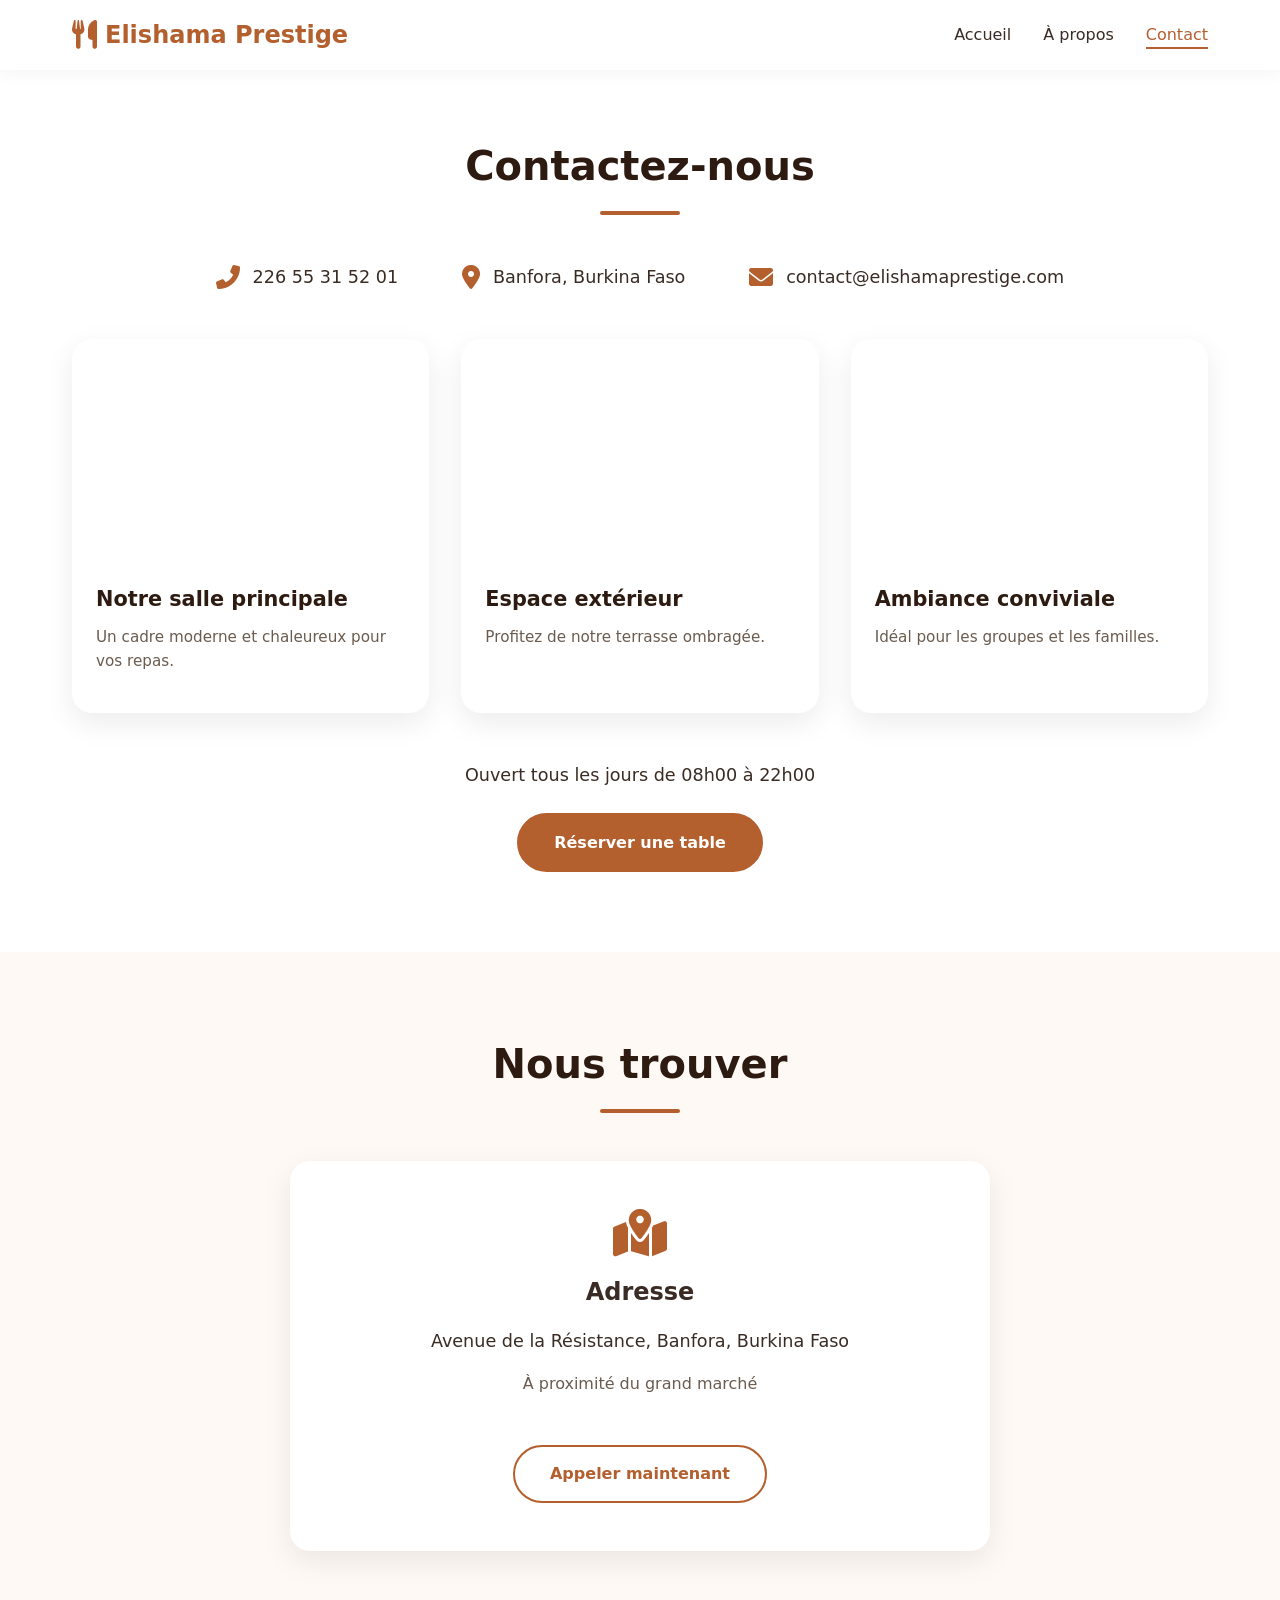
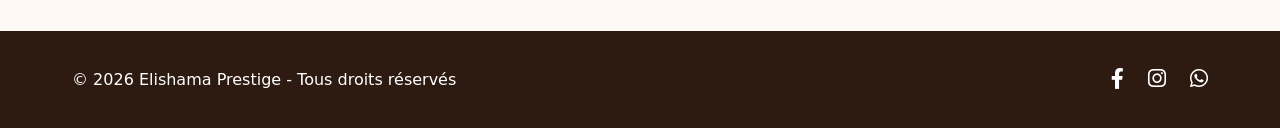
<file: contact.html>
<!DOCTYPE html>
<html lang="fr">
<head>
    <meta charset="UTF-8">
    <meta name="viewport" content="width=device-width, initial-scale=1.0">
    <title>Contact - Elishama Prestige</title>
    <link rel="stylesheet" href="https://cdnjs.cloudflare.com/ajax/libs/font-awesome/6.0.0-beta3/css/all.min.css">
    <link rel="stylesheet" href="style.css">
</head>
<body>

    <header class="header">
        <div class="nav-container">
            <div class="logo">
                <i class="fas fa-utensils"></i> Elishama Prestige
            </div>
            <nav class="navbar">
                <ul class="nav-menu">
                    <li><a href="index.html">Accueil</a></li>
                    <li><a href="apropos.html">À propos</a></li>
                    <li><a href="contact.html" class="active">Contact</a></li>
                </ul>
                <div class="hamburger">
                    <span class="bar"></span>
                    <span class="bar"></span>
                    <span class="bar"></span>
                </div>
            </nav>
        </div>
    </header>

    <main>
        <section class="section" style="background: white; padding-top: 4rem;">
            <div class="container">
                <h1 class="section-title">Contactez-nous</h1>
                <div class="contact-info" style="margin-bottom: 3rem;">
                    <div class="contact-item">
                        <i class="fas fa-phone-alt"></i>
                        <p>226 55 31 52 01</p>
                    </div>
                    <div class="contact-item">
                        <i class="fas fa-map-marker-alt"></i>
                        <p>Banfora, Burkina Faso</p>
                    </div>
                    <div class="contact-item">
                        <i class="fas fa-envelope"></i>
                        <p>contact@elishamaprestige.com</p>
                    </div>
                </div>

                <div style="display: grid; grid-template-columns: repeat(auto-fit, minmax(300px, 1fr)); gap: 2rem; margin-bottom: 3rem;">
                    <div class="plat-card">
                        <div class="plat-img" style="background-image: url('https://images.unsplash.com/photo-1517248135467-4c7edcad34c4?w=600&h=400&fit=crop');"></div>
                        <div class="plat-info">
                            <h3>Notre salle principale</h3>
                            <p>Un cadre moderne et chaleureux pour vos repas.</p>
                        </div>
                    </div>
                    <div class="plat-card">
                        <div class="plat-img" style="background-image: url('https://images.unsplash.com/photo-1559339352-11d035aa65de?w=600&h=400&fit=crop');"></div>
                        <div class="plat-info">
                            <h3>Espace extérieur</h3>
                            <p>Profitez de notre terrasse ombragée.</p>
                        </div>
                    </div>
                    <div class="plat-card">
                        <div class="plat-img" style="background-image: url('https://images.unsplash.com/photo-1555396273-367ea4eb4db5?w=600&h=400&fit=crop');"></div>
                        <div class="plat-info">
                            <h3>Ambiance conviviale</h3>
                            <p>Idéal pour les groupes et les familles.</p>
                        </div>
                    </div>
                </div>

                <div style="text-align: center;">
                    <p style="margin-bottom: 1.5rem; font-size: 1.1rem;">Ouvert tous les jours de 08h00 à 22h00</p>
                    <a href="index.html#reservation" class="btn btn-primary">Réserver une table</a>
                </div>
            </div>
        </section>

        <section class="section" style="background: var(--light);">
            <div class="container">
                <h2 class="section-title">Nous trouver</h2>
                <div class="plat-card" style="padding: 3rem; text-align: center; max-width: 700px; margin: 0 auto;">
                    <i class="fas fa-map-marked-alt" style="font-size: 3rem; color: var(--primary); margin-bottom: 1rem;"></i>
                    <h3 style="font-size: 1.5rem; margin-bottom: 1rem;">Adresse</h3>
                    <p style="font-size: 1.1rem; margin-bottom: 1rem;">Avenue de la Résistance, Banfora, Burkina Faso</p>
                    <p style="color: #6b5b4f;">À proximité du grand marché</p>
                    <div class="section-cta">
                        <a href="tel:+22655315201" class="btn btn-outline">Appeler maintenant</a>
                    </div>
                </div>
            </div>
        </section>
    </main>

    <footer class="footer">
        <div class="container">
            <p>&copy; 2026 Elishama Prestige - Tous droits réservés</p>
            <div class="socials">
                <a href="#"><i class="fab fa-facebook-f"></i></a>
                <a href="#"><i class="fab fa-instagram"></i></a>
                <a href="#"><i class="fab fa-whatsapp"></i></a>
            </div>
        </div>
    </footer>

    <script src="script.js"></script>
</body>
</html>
</file>
<file: style.css>
/* ===== RESET & VARIABLES ===== */
* {
    margin: 0;
    padding: 0;
    box-sizing: border-box;
}

:root {
    --primary: #b45f2e;
    --primary-dark: #8f4a22;
    --secondary: #f4a261;
    --accent: #e76f51;
    --dark: #2d1b12;
    --light: #fef9f4;
    --text: #3a2c24;
    --shadow: 0 10px 30px rgba(0, 0, 0, 0.08);
}

body {
    font-family: 'Segoe UI', Roboto, system-ui, sans-serif;
    background-color: var(--light);
    color: var(--text);
    line-height: 1.6;
    overflow-x: hidden;
}

/* ===== NAVIGATION ===== */
.header {
    background-color: rgba(255, 255, 255, 0.95);
    backdrop-filter: blur(10px);
    box-shadow: 0 2px 20px rgba(0, 0, 0, 0.05);
    position: sticky;
    top: 0;
    z-index: 1000;
}

.nav-container {
    max-width: 1200px;
    margin: 0 auto;
    padding: 1rem 2rem;
    display: flex;
    justify-content: space-between;
    align-items: center;
}

.logo {
    font-size: 1.5rem;
    font-weight: 700;
    color: var(--primary);
    display: flex;
    align-items: center;
    gap: 0.5rem;
}

.logo i {
    font-size: 1.8rem;
}

.nav-menu {
    display: flex;
    list-style: none;
    gap: 2rem;
}

.nav-menu a {
    text-decoration: none;
    color: var(--text);
    font-weight: 500;
    transition: color 0.3s;
    position: relative;
}

.nav-menu a::after {
    content: '';
    position: absolute;
    bottom: -5px;
    left: 0;
    width: 0;
    height: 2px;
    background: var(--primary);
    transition: width 0.3s;
}

.nav-menu a:hover::after,
.nav-menu a.active::after {
    width: 100%;
}

.nav-menu a:hover,
.nav-menu a.active {
    color: var(--primary);
}

.hamburger {
    display: none;
    cursor: pointer;
    flex-direction: column;
    gap: 5px;
}

.bar {
    width: 25px;
    height: 3px;
    background: var(--dark);
    transition: all 0.3s;
    border-radius: 3px;
}

/* ===== HERO ===== */
.hero {
    background: linear-gradient(135deg, rgba(45, 27, 18, 0.85), rgba(180, 95, 46, 0.7)),
                url('https://images.unsplash.com/photo-1504674900247-0877df9cc836?w=1600&h=900&fit=crop');
    background-size: cover;
    background-position: center;
    min-height: 85vh;
    display: flex;
    align-items: center;
    justify-content: center;
    text-align: center;
    color: white;
    padding: 2rem;
}

.hero-content h1 {
    font-size: 4.5rem;
    font-weight: 800;
    letter-spacing: 2px;
    margin-bottom: 1rem;
    text-shadow: 0 4px 15px rgba(0, 0, 0, 0.4);
    animation: fadeInUp 1s ease;
}

.hero-content p {
    font-size: 1.4rem;
    max-width: 700px;
    margin: 0 auto 2rem;
    animation: fadeInUp 1s ease 0.2s both;
}

.hero-cta {
    display: flex;
    gap: 1.5rem;
    justify-content: center;
    flex-wrap: wrap;
    animation: fadeInUp 1s ease 0.4s both;
}

/* ===== BOUTONS ===== */
.btn {
    display: inline-block;
    padding: 0.9rem 2.2rem;
    border-radius: 50px;
    font-weight: 600;
    text-decoration: none;
    transition: all 0.3s ease;
    border: 2px solid transparent;
    cursor: pointer;
    font-size: 1rem;
}

.btn-primary {
    background: var(--primary);
    color: white;
    border-color: var(--primary);
}

.btn-primary:hover {
    background: var(--primary-dark);
    border-color: var(--primary-dark);
    transform: translateY(-3px);
    box-shadow: 0 10px 25px rgba(180, 95, 46, 0.4);
}

.btn-secondary {
    background: transparent;
    color: white;
    border-color: white;
}

.btn-secondary:hover {
    background: white;
    color: var(--dark);
    transform: translateY(-3px);
}

.btn-outline {
    background: transparent;
    color: var(--primary);
    border-color: var(--primary);
}

.btn-outline:hover {
    background: var(--primary);
    color: white;
    transform: translateY(-3px);
}

.btn-block {
    width: 100%;
}

/* ===== SECTIONS GÉNÉRALES ===== */
.section {
    padding: 5rem 0;
}

.container {
    max-width: 1200px;
    margin: 0 auto;
    padding: 0 2rem;
}

.section-title {
    font-size: 2.5rem;
    font-weight: 700;
    color: var(--dark);
    text-align: center;
    margin-bottom: 3rem;
    position: relative;
}

.section-title::after {
    content: '';
    display: block;
    width: 80px;
    height: 4px;
    background: var(--primary);
    margin: 0.8rem auto 0;
    border-radius: 2px;
}

.section-cta {
    text-align: center;
    margin-top: 3rem;
}

/* ===== PLATS ===== */
.plats {
    background: white;
}

.plats-grid {
    display: grid;
    grid-template-columns: repeat(auto-fit, minmax(320px, 1fr));
    gap: 2rem;
}

.plat-card {
    background: white;
    border-radius: 20px;
    overflow: hidden;
    box-shadow: var(--shadow);
    transition: all 0.4s ease;
}

.plat-card:hover {
    transform: translateY(-10px);
    box-shadow: 0 20px 40px rgba(0, 0, 0, 0.15);
}

.plat-img {
    height: 220px;
    background-size: cover;
    background-position: center;
    transition: transform 0.4s ease;
}

.plat-card:hover .plat-img {
    transform: scale(1.05);
}

.plat-info {
    padding: 1.5rem;
}

.plat-info h3 {
    font-size: 1.3rem;
    color: var(--dark);
    margin-bottom: 0.5rem;
}

.plat-info p {
    color: #6b5b4f;
    font-size: 0.95rem;
    margin-bottom: 1rem;
}

.prix {
    font-size: 1.3rem;
    font-weight: 700;
    color: var(--primary);
}

/* ===== APROPOS RESUME ===== */
.apropos-resume {
    background: linear-gradient(135deg, #fef9f4, #fdf0e6);
}

.apropos-flex {
    display: flex;
    align-items: center;
    gap: 4rem;
}

.apropos-texte {
    flex: 1;
}

.apropos-texte h2 {
    font-size: 2.2rem;
    color: var(--dark);
    margin-bottom: 1.5rem;
}

.apropos-texte p {
    margin-bottom: 1rem;
    color: #6b5b4f;
    font-size: 1.05rem;
}

.apropos-image {
    flex: 1;
    border-radius: 20px;
    overflow: hidden;
    box-shadow: var(--shadow);
}

.apropos-image img {
    width: 100%;
    height: 100%;
    object-fit: cover;
    display: block;
    transition: transform 0.4s;
}

.apropos-image:hover img {
    transform: scale(1.05);
}

/* ===== HORAIRES ===== */
.horaires {
    background: var(--dark);
    color: white;
}

.horaires .section-title {
    color: white;
}

.horaires .section-title::after {
    background: var(--secondary);
}

.horaires-grid {
    display: grid;
    grid-template-columns: repeat(auto-fit, minmax(200px, 1fr));
    gap: 2rem;
    text-align: center;
}

.horaire-item {
    background: rgba(255, 255, 255, 0.08);
    padding: 2rem 1rem;
    border-radius: 16px;
    backdrop-filter: blur(5px);
    transition: background 0.3s;
}

.horaire-item:hover {
    background: rgba(255, 255, 255, 0.15);
}

.horaire-item i {
    font-size: 2.5rem;
    color: var(--secondary);
    margin-bottom: 1rem;
}

.horaire-item h3 {
    font-size: 1.2rem;
    margin-bottom: 0.5rem;
}

.horaire-item p {
    font-size: 1.1rem;
    color: var(--secondary);
    font-weight: 600;
}

/* ===== RESERVATION ===== */
.reservation {
    background: white;
}

.reservation-wrapper {
    max-width: 600px;
    margin: 0 auto;
}

.reservation-form {
    background: var(--light);
    padding: 2.5rem;
    border-radius: 20px;
    box-shadow: var(--shadow);
}

.form-group {
    margin-bottom: 1.5rem;
}

.form-group label {
    display: block;
    font-weight: 600;
    margin-bottom: 0.4rem;
    color: var(--dark);
}

.form-group input {
    width: 100%;
    padding: 0.9rem 1.2rem;
    border: 2px solid #e0d6cf;
    border-radius: 12px;
    font-size: 1rem;
    transition: border-color 0.3s, box-shadow 0.3s;
    background: white;
    font-family: inherit;
}

.form-group input:focus {
    outline: none;
    border-color: var(--primary);
    box-shadow: 0 0 0 4px rgba(180, 95, 46, 0.1);
}

.error-message {
    color: #d32f2f;
    font-size: 0.85rem;
    display: block;
    margin-top: 0.3rem;
    min-height: 1.2rem;
}

.confirmation-message {
    margin-top: 1.5rem;
    padding: 1rem;
    border-radius: 12px;
    font-weight: 600;
    text-align: center;
    display: none;
}

.confirmation-message.success {
    display: block;
    background: #e8f5e9;
    color: #2e7d32;
    border: 1px solid #a5d6a7;
}

.confirmation-message.error {
    display: block;
    background: #ffebee;
    color: #c62828;
    border: 1px solid #ef9a9a;
}

/* ===== CONTACT RESUME ===== */
.contact-resume {
    background: linear-gradient(135deg, #fef9f4, #fdf0e6);
}

.contact-info {
    display: flex;
    justify-content: center;
    gap: 4rem;
    flex-wrap: wrap;
    margin-bottom: 1rem;
}

.contact-item {
    display: flex;
    align-items: center;
    gap: 0.8rem;
    font-size: 1.1rem;
}

.contact-item i {
    font-size: 1.5rem;
    color: var(--primary);
}

/* ===== FOOTER ===== */
.footer {
    background: var(--dark);
    color: white;
    padding: 2rem 0;
    text-align: center;
}

.footer .container {
    display: flex;
    justify-content: space-between;
    align-items: center;
    flex-wrap: wrap;
    gap: 1rem;
}

.socials {
    display: flex;
    gap: 1.5rem;
}

.socials a {
    color: white;
    font-size: 1.3rem;
    transition: color 0.3s, transform 0.3s;
}

.socials a:hover {
    color: var(--secondary);
    transform: translateY(-3px);
}

/* ===== ANIMATIONS ===== */
@keyframes fadeInUp {
    from {
        opacity: 0;
        transform: translateY(30px);
    }
    to {
        opacity: 1;
        transform: translateY(0);
    }
}

/* ===== RESPONSIVE ===== */
@media (max-width: 900px) {
    .hero-content h1 {
        font-size: 3rem;
    }
    .apropos-flex {
        flex-direction: column;
        gap: 2rem;
    }
}

@media (max-width: 768px) {
    .nav-menu {
        position: fixed;
        top: 70px;
        left: -100%;
        width: 100%;
        height: calc(100vh - 70px);
        background: white;
        flex-direction: column;
        align-items: center;
        justify-content: flex-start;
        padding-top: 3rem;
        gap: 2rem;
        transition: left 0.4s ease;
        box-shadow: 0 10px 30px rgba(0, 0, 0, 0.1);
    }

    .nav-menu.active {
        left: 0;
    }

    .hamburger {
        display: flex;
    }

    .hamburger.active .bar:nth-child(1) {
        transform: rotate(45deg) translate(5px, 5px);
    }
    .hamburger.active .bar:nth-child(2) {
        opacity: 0;
    }
    .hamburger.active .bar:nth-child(3) {
        transform: rotate(-45deg) translate(5px, -5px);
    }

    .hero-content h1 {
        font-size: 2.5rem;
    }
    .hero-content p {
        font-size: 1.1rem;
    }
    .section-title {
        font-size: 2rem;
    }
    .contact-info {
        flex-direction: column;
        align-items: center;
        gap: 1.5rem;
    }
    .footer .container {
        flex-direction: column;
        justify-content: center;
    }
}
</file>
